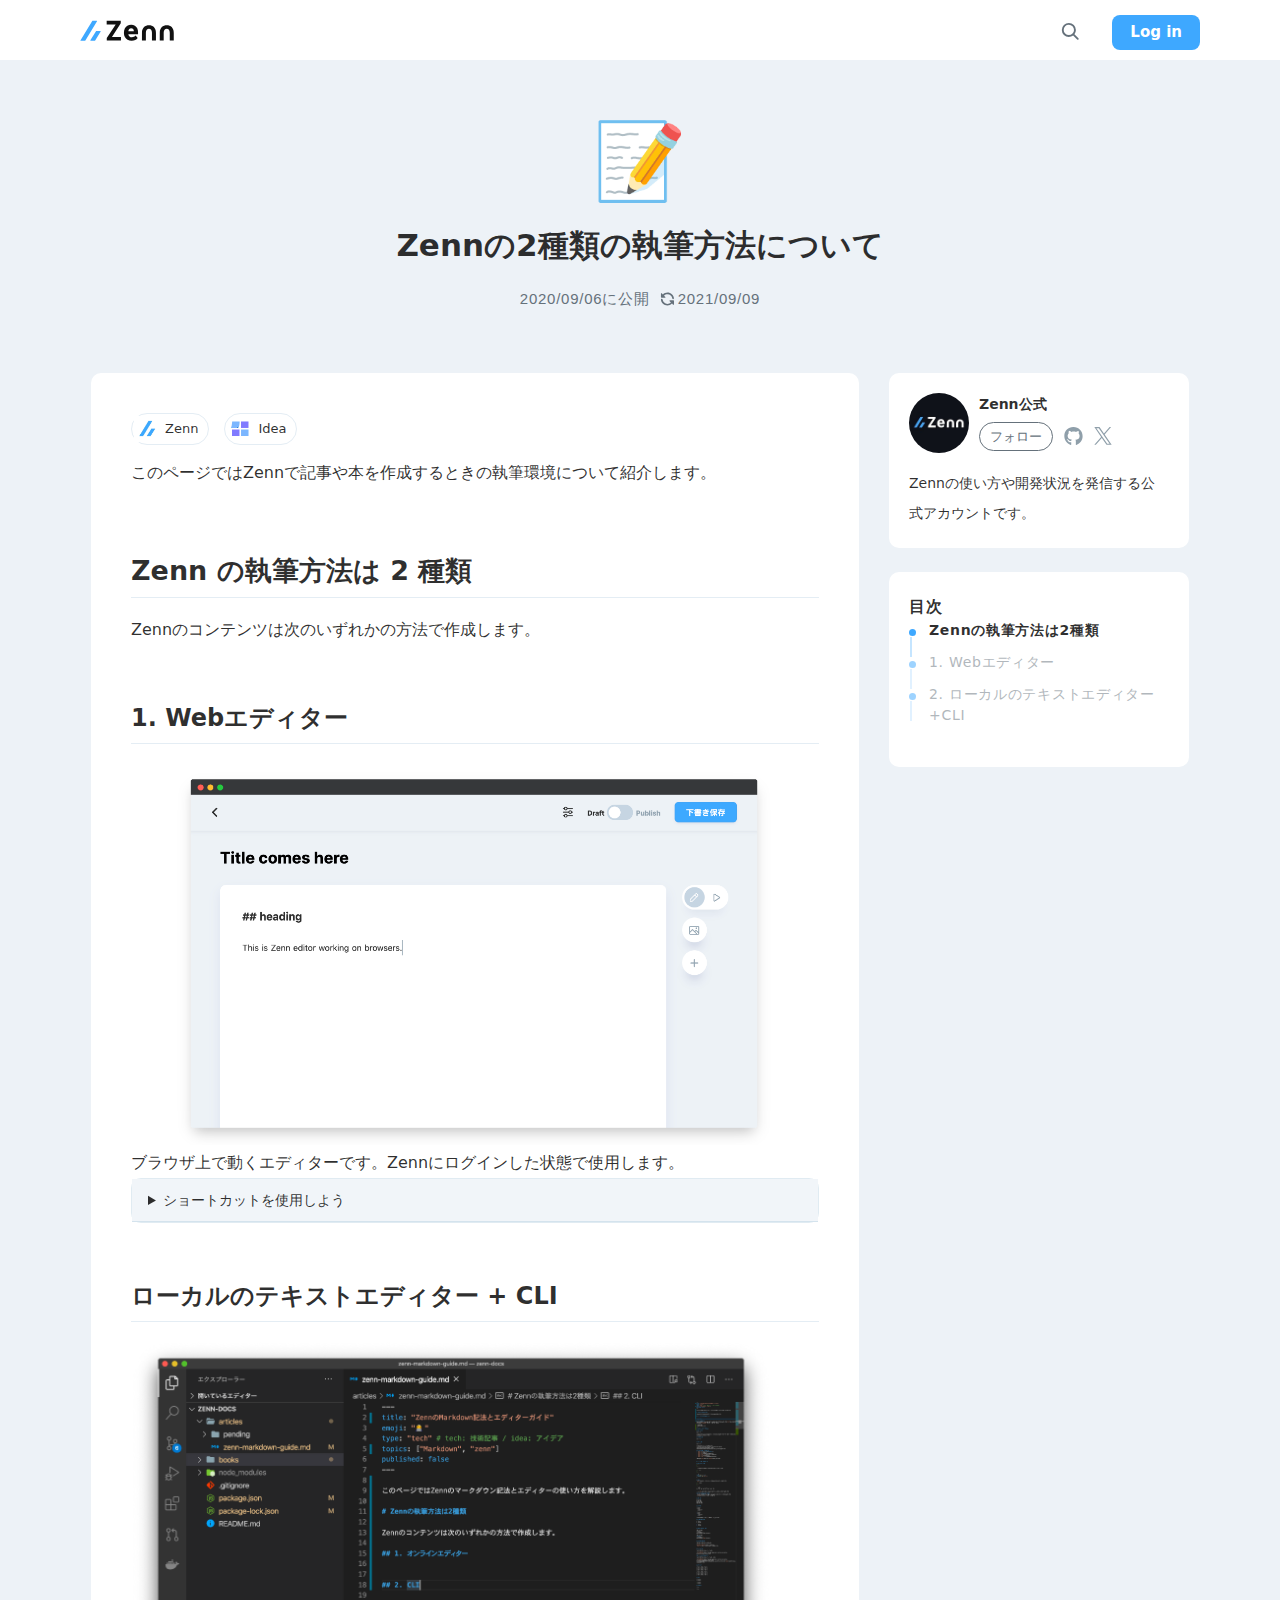
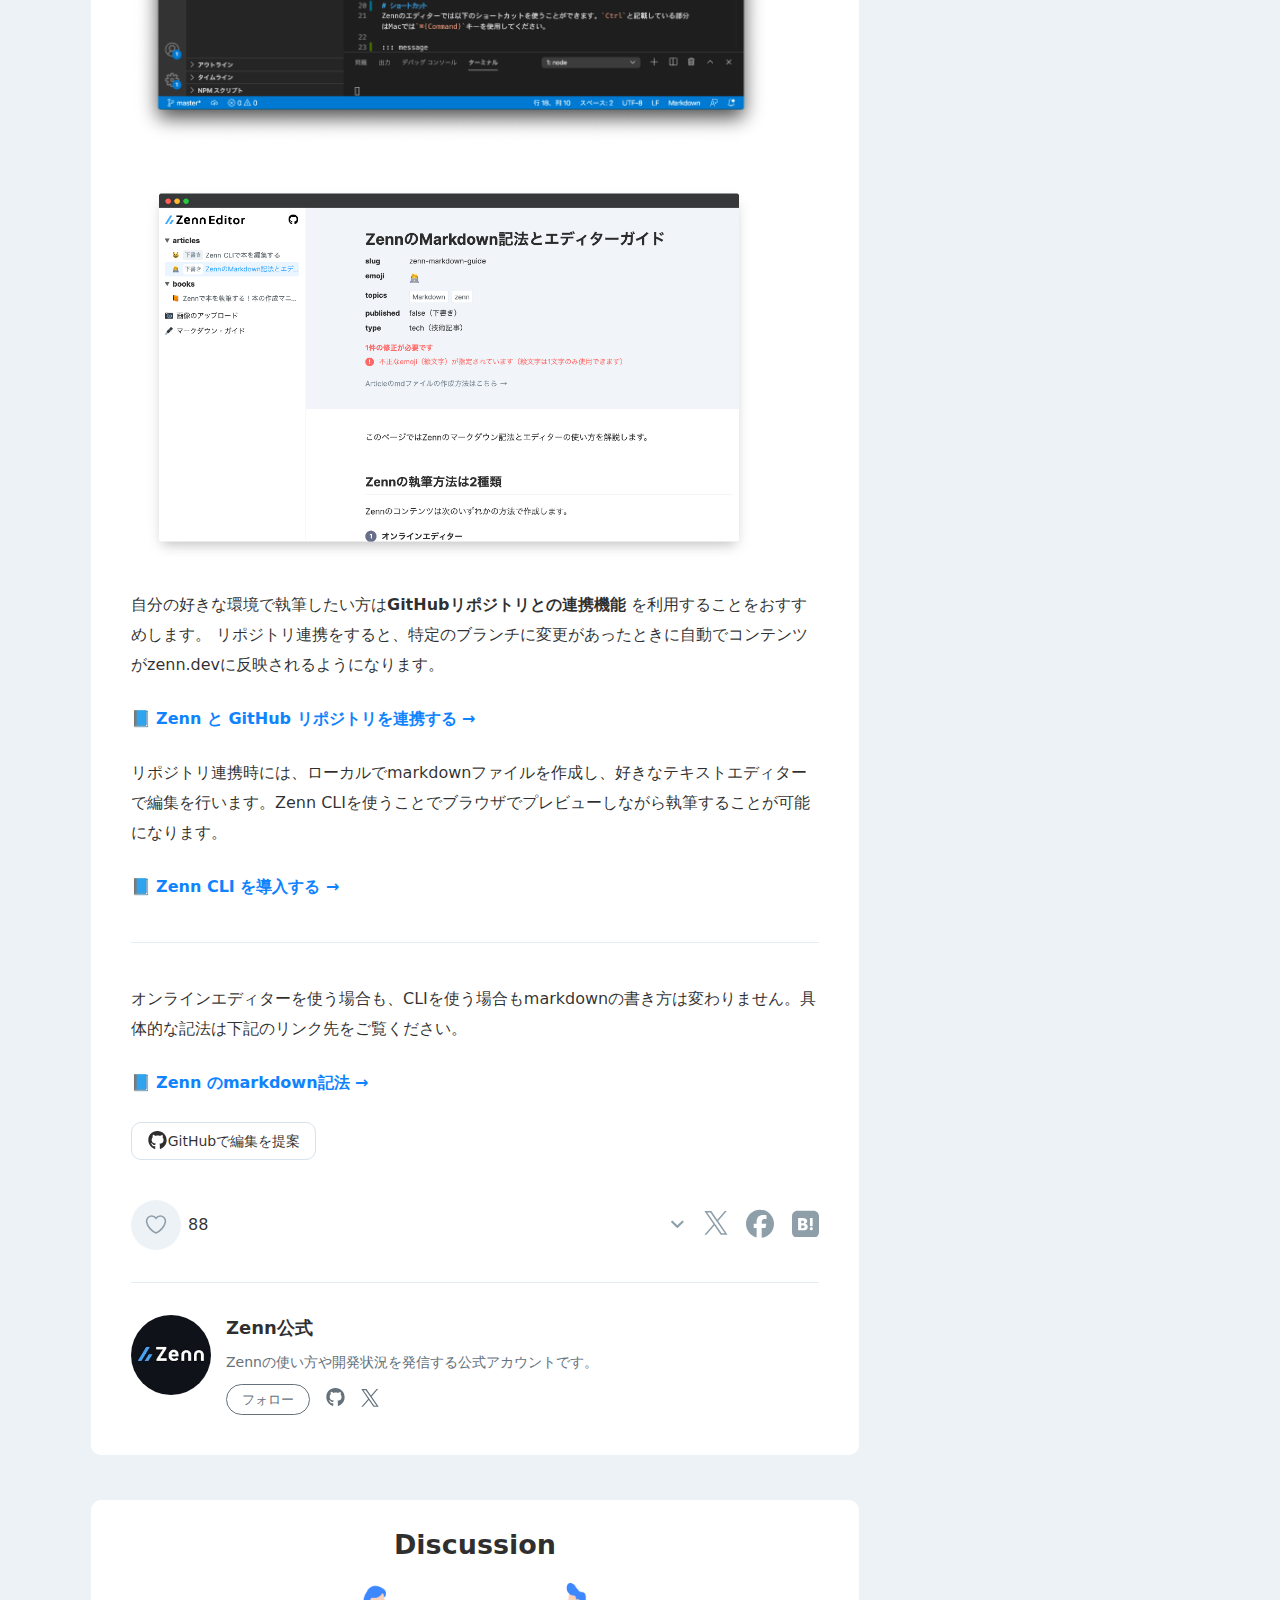
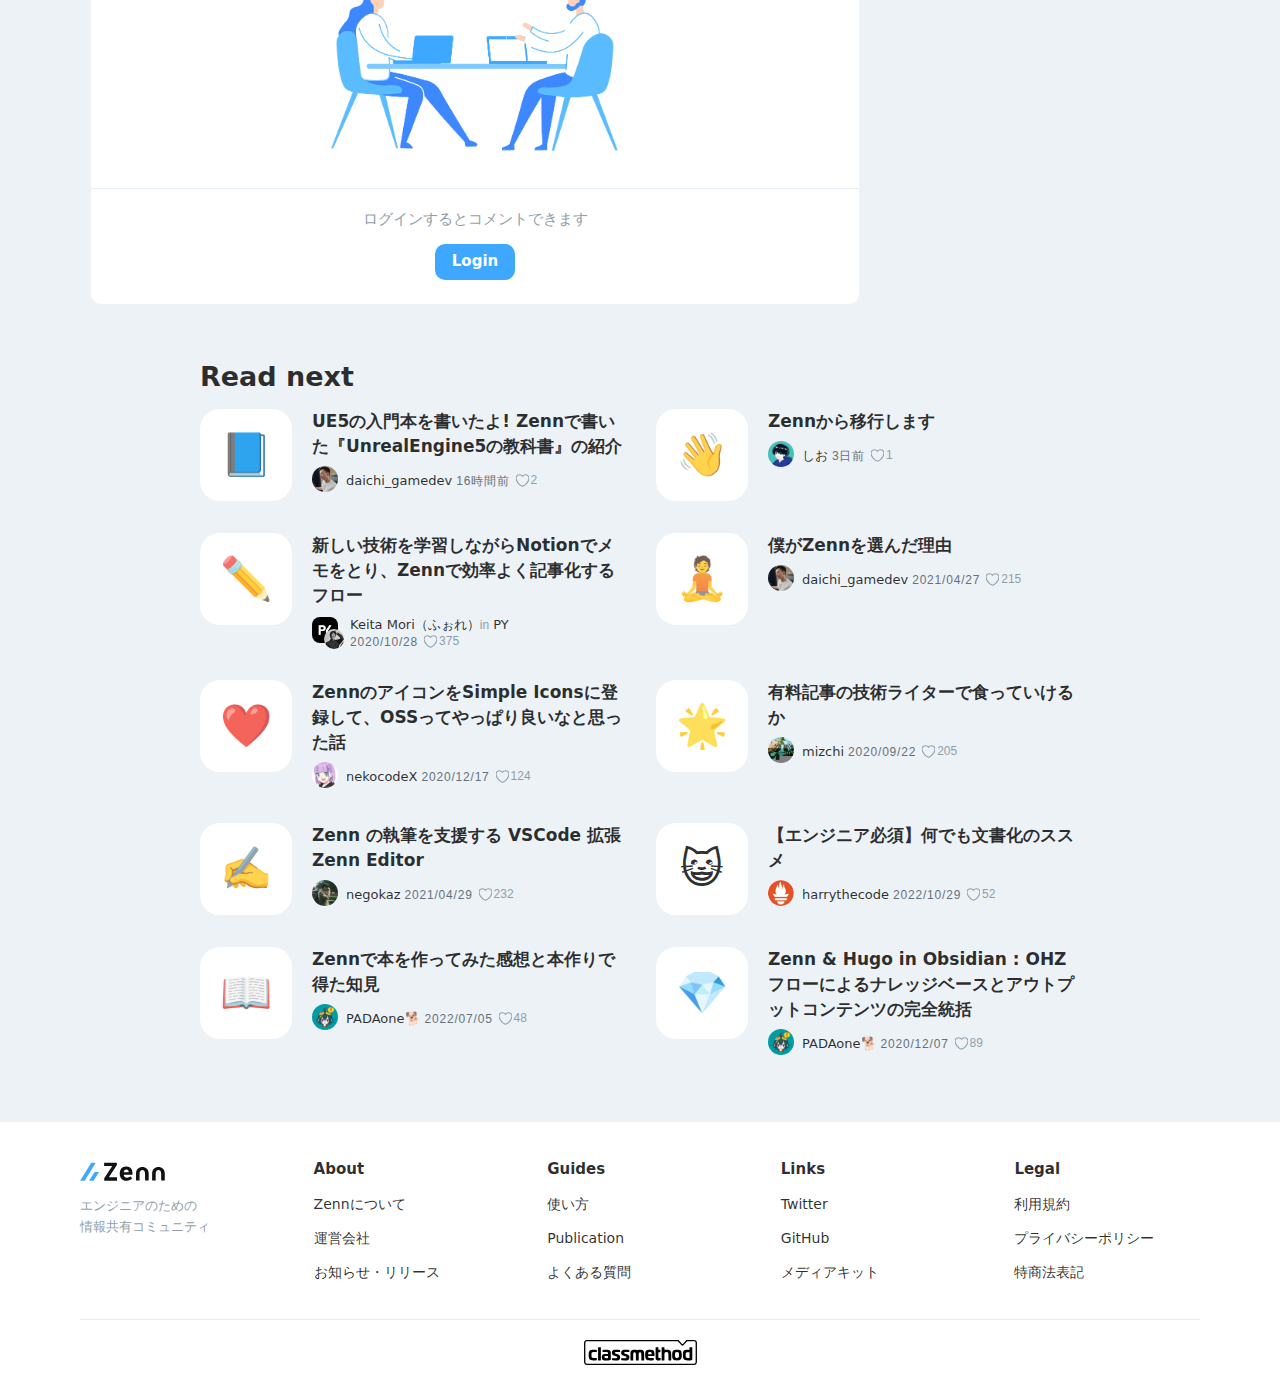
<file: html_css_output_advaced/index.html>
<!DOCTYPE html>
<html lang="ja">
  <head>
    <meta charset="UTF-8" />
    <meta name="viewport" content="width=device-width, initial-scale=1.0" />
    <title>Zenn模写コーディング</title>
    <link rel="stylesheet" href="css/reset.css" />
    <link rel="stylesheet" href="css/style.css" />
  </head>

  <body>
    <svg style="display: none">
      <symbol id="search_icon" viewBox="0 0 27 27">
        <!-- prettier-ignore -->
        <path d="M11.56,3.43a8.26,8.26,0,0,0,0,16.52,8.18,8.18,0,0,0,5-1.72l4.7,4.7a1.1,1.1,0,0,0,1.56,0,1.09,1.09,0,0,0,0-1.55l0,0-4.7-4.7a8.18,8.18,0,0,0,1.72-5A8.28,8.28,0,0,0,11.56,3.43Zm0,2.2A6.06,6.06,0,1,1,5.5,11.69,6,6,0,0,1,11.56,5.63Z"></path>
      </symbol>
      <symbol id="update_icon" viewBox="0 0 24 24">
        <!-- prettier-ignore -->
        <path d="M2.9,10H8c0.2,0,0.4-0.1,0.6-0.3c0.3-0.3,0.3-0.7,0-1.1l-2.2-2c1.5-1.5,3.5-2.3,5.6-2.3c4,0,7.2,2.9,7.7,6.8 c0.1,0.7,0.7,1.1,1.4,1.1l0.1,0c0.8-0.1,1.2-0.8,1.1-1.5c-0.5-5.2-5-9.1-10.3-9.1c-2.8,0-5.5,1.1-7.4,3.1L2.8,2.9 c-0.3-0.3-0.7-0.3-1.1,0C1.5,3.1,1.5,3.3,1.5,3.5v5.1C1.5,9.3,2.1,10,2.9,10z"></path>
        <!-- prettier-ignore -->
        <path d="M21.1,14H16c-0.2,0-0.4,0.1-0.6,0.3c-0.3,0.3-0.3,0.7,0,1.1l2.1,2.1c-1.5,1.5-3.5,2.3-5.6,2.3c-4,0-7.2-2.9-7.7-6.9 c-0.2-0.7-0.9-1.3-1.6-1.2c-0.8,0.1-1.2,0.8-1.1,1.5c0.5,5.2,5,9.1,10.3,9.1c2.8,0,5.5-1.1,7.4-3.1l1.8,1.8c0.3,0.3,0.7,0.3,1.1,0 c0.1-0.1,0.3-0.3,0.3-0.6v-5.1C22.5,14.7,21.9,14,21.1,14z"></path>
      </symbol>
      <symbol id="good_icon" viewBox="0 0 36 36">
        <!-- prettier-ignore -->
        <path d="M35.885 11.833c0-5.45-4.418-9.868-9.867-9.868-3.308 0-6.227 1.633-8.018 4.129-1.791-2.496-4.71-4.129-8.017-4.129-5.45 0-9.868 4.417-9.868 9.868 0 .772.098 1.52.266 2.241C1.751 22.587 11.216 31.568 18 34.034c6.783-2.466 16.249-11.447 17.617-19.959.17-.721.268-1.469.268-2.242z"/>
      </symbol>
      <symbol id="x_icon" viewBox="0 0 27 28">
        <!-- prettier-ignore -->
        <path d="M16.0687 11.7356L26.12 0H23.7382L15.0106 10.1899L8.03988 0H0L10.5411 15.4089L0 27.7155H2.38199L11.5985 16.9546L18.9601 27.7155H27L16.0681 11.7356H16.0687ZM12.8062 15.5447L11.7382 14.0103L3.24025 1.80106H6.89884L13.7568 11.6543L14.8248 13.1887L23.7393 25.9963H20.0807L12.8062 15.5452V15.5447Z" fill="currentColor"></path>
      </symbol>
      <symbol id="facebook_icon" viewBox="0 0 28 29">
        <!-- prettier-ignore -->
        <path d="M28 14.7812C28 7.02084 21.7319 0.729736 14 0.729736C6.26808 0.729736 0 7.02084 0 14.7812C0 21.3707 4.52032 26.9002 10.6182 28.4189V19.0753H7.73136V14.7812H10.6182V12.9309C10.6182 8.14833 12.7747 5.93158 17.453 5.93158C18.34 5.93158 19.8705 6.10637 20.4966 6.28061V10.1729C20.1662 10.138 19.5922 10.1206 18.8793 10.1206C16.5838 10.1206 15.6968 10.9935 15.6968 13.2625V14.7812H20.2698L19.4841 19.0753H15.6968V28.7297C22.629 27.8895 28.0006 21.9654 28.0006 14.7812H28Z" fill="currentColor"></path>
      </symbol>
      <symbol id="hatena-blog_icon" viewBox="0 0 27 27">
        <!-- prettier-ignore -->
        <path fill-rule="evenodd" clip-rule="evenodd" d="M5.4999 0.729736H21.5001C24.5376 0.729736 27 3.19213 27 6.22964V22.2298C27 25.2673 24.5376 27.7297 21.5001 27.7297H5.4999C2.46239 27.7297 0 25.2673 0 22.2298V6.22964C0 3.19213 2.46239 0.729736 5.4999 0.729736ZM12.98 13.7472C13.8521 13.8136 14.5319 14.1209 15.0212 14.6673V14.6679C15.512 15.2127 15.7572 15.9444 15.7572 16.8543C15.7572 17.5126 15.62 18.0877 15.3436 18.5867C15.0692 19.084 14.6756 19.4712 14.1604 19.7433C13.7441 19.9658 13.2289 20.1278 12.6155 20.2245C12.001 20.3179 10.9966 20.3665 9.6039 20.3665H6.13656V8.09392H9.50184C10.8859 8.09392 11.8503 8.13875 12.4016 8.22623C12.9503 8.31695 13.4206 8.4703 13.8164 8.68792C14.269 8.93902 14.6129 9.27437 14.8527 9.69341C15.0865 10.1151 15.2069 10.6028 15.2069 11.1546C15.2069 11.8512 15.0309 12.4053 14.6761 12.813C14.3197 13.2261 13.756 13.5355 12.98 13.7472ZM9.96192 10.8144H9.24372H9.24318V13.2768H9.91116C10.7352 13.2768 11.2984 13.1856 11.6073 13.0058C11.9124 12.8227 12.0663 12.5273 12.0663 12.0667C12.0663 11.6061 11.9216 11.2821 11.6375 11.0947C11.3497 10.9084 10.7919 10.8144 9.96192 10.8144ZM10.4128 18.1514C11.2028 18.1514 11.7661 18.0531 12.0928 17.8523V17.8528C12.4227 17.653 12.5863 17.3209 12.5863 16.8581C12.5863 16.3408 12.4367 15.9806 12.1338 15.7765C11.8357 15.5724 11.2747 15.4703 10.463 15.4703H9.24372V18.1514H10.4128ZM19.3093 17.257C18.4502 17.257 17.7547 17.9525 17.7547 18.8111C17.7547 19.6697 18.4507 20.3658 19.3093 20.3658C20.1679 20.3658 20.8634 19.6697 20.8634 18.8111C20.8634 17.9525 20.1668 17.257 19.3093 17.257ZM17.9593 8.09318H20.6593V16.2753H17.9593V8.09318Z" fill="currentColor"></path>
      </symbol>
      <symbol id="github_icon" viewBox="0 0 27 27">
        <!-- prettier-ignore -->
        <path fill="currentColor" d="M13.4,1.2C7,1,1.8,6,1.7,12.4c0,0.1,0,0.4,0,0.5c0,5.1,3.2,9.8,8.2,11.5c0.6,0.1,0.7-0.2,0.7-0.6s0-1.8,0-2.9 c0,0-3.3,0.6-4-1.5c0,0-0.6-1.3-1.3-1.8c0,0-1.1-0.7,0.1-0.7c0.7,0.1,1.5,0.6,1.8,1.2c0.6,1.2,2.2,1.7,3.4,1h0.1 c0.1-0.6,0.4-1.2,0.7-1.6C8.7,17.1,6,16.9,6,12.3c0-1.1,0.5-2.1,1.2-2.8c0-1.1,0-2.2,0.3-3.2c1-0.4,3.3,1.3,3.3,1.3c2-0.6,4-0.6,6,0 c0,0,2.2-1.6,3.2-1.2c0.5,1,0.5,2.2,0.1,3.2c0.7,0.7,1.2,1.8,1.2,2.8c0,4.5-2.8,5-5.5,5.2c0.6,0.6,0.9,1.3,0.7,2.2c0,1.7,0,3.5,0,4 s0.2,0.6,0.7,0.6c4.9-1.7,8.2-6.2,8-11.5c0.1-6.4-5.1-11.6-11.6-11.6C13.5,1.2,13.4,1.2,13.4,1.2z"></path>
      </symbol>
      <symbol id="other_icon" viewBox="0 0 27 27">
        <!-- prettier-ignore -->
        <path fill="currentColor" d="M12.74,20.53,3.48,11.35a.75.75,0,0,1,0-1.07L4.71,9.05a.75.75,0,0,1,1.07,0l7.49,7.41,7.49-7.41a.74.74,0,0,1,1.06,0l1.24,1.23a.77.77,0,0,1,0,1.07L13.8,20.53A.74.74,0,0,1,12.74,20.53Z"></path>
      </symbol>
      <symbol id="outline_icon" viewBox="0 0 27 27">
        <!-- prettier-ignore -->
        <path fill="currentColor" d="M12.74,20.53,3.48,11.35a.75.75,0,0,1,0-1.07L4.71,9.05a.75.75,0,0,1,1.07,0l7.49,7.41,7.49-7.41a.74.74,0,0,1,1.06,0l1.24,1.23a.77.77,0,0,1,0,1.07L13.8,20.53A.74.74,0,0,1,12.74,20.53Z"></path>
      </symbol>
    </svg>

    <header>
      <div class="header_container">
        <a href="#"><img class="logo" src="svg/Zenn_logo.svg" alt="ロゴ" /></a>
        <div class="header_right">
          <a href="#">
            <svg style="width: 23px; height: 23px">
              <use class="search_icon" href="#search_icon" />
            </svg>
          </a>
          <a class="login" href="#">Log in</a>
        </div>
      </div>
      <hr />
      <div class="hidden_header">
        <div class="header_official">
          <a href="#"><img src="images/zenn.jpeg" alt="Zennの公式アカウント" /></a>
          <a href="#">Zenn公式</a>
        </div>
        <div class="hidden_menu">
          <a class="header_outline" href="#">
            <span>目次</span>
            <svg style="width: 13px; height: 13px">
              <use class="outline_icon" href="#outline_icon" />
            </svg>
          </a>
          <a href="#">
            <div class="good_btn">
              <svg style="width: 22px; height: 19px">
                <use class="good_icon" href="#good_icon" />
              </svg>
            </div>
          </a>
        </div>
      </div>
    </header>

    <main>
      <header>
        <span class="title_icon">📝</span>
        <h2>Zennの2種類の執筆方法について</h2>
        <div class="date">
          <span>2020/09/06に公開</span>
          <span class="update_date">
            <svg style="width: 15px; height: 20px">
              <use class="update_icon" href="#update_icon" />
            </svg>
            2021/09/09
          </span>
        </div>
      </header>

      <section class="main_contents">
        <aside class="aside_left">
          <div class="good">
            <a href="#">
              <div class="good_btn">
                <svg style="width: 22px; height: 19px">
                  <use class="good_icon" href="#good_icon" />
                </svg>
              </div>
            </a>
            <span>88</span>
          </div>
          <div class="SNS">
            <a href="#">
              <svg style="width: 24px; height: 24px">
                <use class="x_icon SNS_icon" href="#x_icon" />
              </svg>
            </a>
            <a href="#">
              <svg style="width: 28px; height: 29px">
                <use class="facebook_icon SNS_icon" href="#facebook_icon" />
              </svg>
            </a>
            <a href="#">
              <svg style="width: 27px; height: 27px">
                <use class="hatena-blog_icon SNS_icon" href="#hatena-blog_icon" />
              </svg>
            </a>
          </div>
        </aside>

        <article class="container">
          <div class="article">
            <div class="zenn_and_idea">
              <a href="#">
                <img class="zenn_icon" src="images/zenn_icon.png" alt="Zennの記事一覧" />
                <span>Zenn</span>
              </a>
              <a href="#">
                <img src="svg/idea_icon.svg" alt="Ideaのアイコン" />
                <span>Idea</span>
              </a>
            </div>
            <p class="header_text">このページではZennで記事や本を作成するときの執筆環境について紹介します。</p>
            <h1>Zenn の執筆方法は 2 種類</h1>
            <p>Zennのコンテンツは次のいずれかの方法で作成します。</p>
            <h2 class="outline_text">1. Webエディター</h2>
            <img class="web_editor main_photo" src="images/web_editor.png" alt="Webエディターの写真" />
            <p>ブラウザ上で動くエディターです。Zennにログインした状態で使用します。</p>
            <details class="accordion">
              <summary>ショートカットを使用しよう</summary>
              <div class="summary_wrap">
                <p class="text">オンラインのmarkdownエディターでは、以下のショートカットを使用できます。</p>
                <ul>
                  <li>
                    <span>Ctrl + P（プレビュー）</span>：markdownがどのように表示されるかをチェックできます。
                    もう一度ショートカットを実行すると、エディターに戻ります。
                  </li>
                  <li><span>Ctrl + S（内容の保存）</span>：変更内容を保存します。</li>
                  <li>
                    <span>Ctrl + I（埋め込み）</span>：ツイートや YouTube、CodePen、SpeakerDeck
                    などの埋め込みコンテンツを挿入するためのモーダルが表示されます。
                  </li>
                </ul>
                <p class="annotation">※ Mac の場合は<span>Ctrl</span>の代わりに<span>⌘</span>キーを使用します。</p>
              </div>
            </details>
            <h2 class="outline_text">ローカルのテキストエディター + CLI</h2>
            <img class="main_photo1" src="images/local_editor1.png" alt="ローカルエディターの写真1" />
            <img class="main_photo2" src="images/local_editor2.png" alt="ローカルエディターの写真2" />
            <p>
              自分の好きな環境で執筆したい方は<span class="bold">GitHubリポジトリとの連携機能</span>
              を利用することをおすすめします。
              リポジトリ連携をすると、特定のブランチに変更があったときに自動でコンテンツがzenn.devに反映されるようになります。
            </p>
            <p class="link_text">📘 <a class="bold" href="#">Zenn と GitHub リポジトリを連携する →</a></p>
            <p>
              リポジトリ連携時には、ローカルでmarkdownファイルを作成し、好きなテキストエディターで編集を行います。Zenn
              CLIを使うことでブラウザでプレビューしながら執筆することが可能になります。
            </p>
            <p class="link_text">📘 <a class="bold" href="#">Zenn CLI を導入する →</a></p>
            <hr />
            <p>
              オンラインエディターを使う場合も、CLIを使う場合もmarkdownの書き方は変わりません。具体的な記法は下記のリンク先をご覧ください。
            </p>
            <p class="link_text">📘 <a class="bold" href="#">Zenn のmarkdown記法 →</a></p>
            <a class="github_btn" href="#">
              <svg style="width: 21px; height: 21px">
                <use class="github_icon" href="#github_icon" />
              </svg>
              <span>GitHubで編集を提案</span>
            </a>
            <div class="good_and_SNS">
              <div class="good">
                <a href="#">
                  <div class="good_btn">
                    <svg style="width: 22px; height: 19px">
                      <use class="good_icon" href="#good_icon" />
                    </svg>
                  </div>
                </a>
                <span>88</span>
              </div>
              <div class="SNS_main">
                <a href="#">
                  <svg style="width: 17px; height: 17px">
                    <use class="other_icon SNS_icon" href="#other_icon" />
                  </svg>
                </a>
                <a href="#">
                  <svg style="width: 24px; height: 24px">
                    <use class="x_icon SNS_icon" href="#x_icon" />
                  </svg>
                </a>
                <a href="#">
                  <svg style="width: 28px; height: 29px">
                    <use class="facebook_icon SNS_icon" href="#facebook_icon" />
                  </svg>
                </a>
                <a href="#">
                  <svg style="width: 27px; height: 27px">
                    <use class="hatena-blog_icon SNS_icon" href="#hatena-blog_icon" />
                  </svg>
                </a>
              </div>
            </div>
            <aside class="official_info_footer">
              <a href="#">
                <img src="images/zenn.jpeg" alt="Zennの公式アカウント" />
              </a>
              <div class="wrapper">
                <a href="#"><p class="title">Zenn公式</p></a>
                <p class="text">Zennの使い方や開発状況を発信する公式アカウントです。</p>
                <div class="follow_items">
                  <a class="follow_btn" href="#">フォロー</a>
                  <a href="#">
                    <svg style="width: 21px; height: 21px">
                      <use class="github_icon SNS_icon" href="#github_icon" />
                    </svg>
                  </a>
                  <a href="#">
                    <svg style="width: 18px; height: 18px">
                      <use class="x_icon SNS_icon" href="#x_icon" />
                    </svg>
                  </a>
                </div>
              </div>
            </aside>
          </div>
          <article class="disucussion_container">
            <h2>Discussion</h2>
            <img src="images/discussion.png" alt="ディスカッションしている画像" />
            <hr />
            <p>ログインするとコメントできます</p>
            <a href="#">Login</a>
          </article>
        </article>

        <aside class="aside-right">
          <article class="official_info">
            <figure>
              <img src="images/zenn.jpeg" alt="Zennの公式アカウント" />
              <p>Zenn公式</p>
              <div class="follow_items">
                <a class="follow_btn" href="#">フォロー</a>
                <svg style="width: 21px; height: 21px">
                  <use class="github_icon SNS_icon" href="#github_icon" />
                </svg>
                <svg style="width: 18px; height: 18px">
                  <use class="x_icon SNS_icon" href="#x_icon" />
                </svg>
              </div>
            </figure>
            <p>Zennの使い方や開発状況を発信する公<br />式アカウントです。</p>
          </article>
          <article class="outline">
            <h2>目次</h2>
            <ul>
              <li><a href="#">Zennの執筆方法は2種類</a></li>
              <li class="no_selected"><a href="#">1. Webエディター</a></li>
              <li class="no_selected"><a href="#">2. ローカルのテキストエディター+CLI</a></li>
            </ul>
          </article>
        </aside>
      </section>

      <section class="read_next_container">
        <h1>Read next</h1>
        <div class="read_next_articles">
          <div class="read_next_article">
            <a class="article_icon" href="#"><span>📘</span></a>
            <div class="contents">
              <h2><a href="#">UE5の入門本を書いたよ! Zennで書いた『UnrealEngine5の教科書』の紹介</a></h2>
              <div class="update_info">
                <a href="#"><img src="images/user1_and_user4.jpeg" alt="ユーザーアイコン" /></a>
                <a class="user_name" href="#">daichi_gamedev</a>
                <span class="update_date">16時間前</span>
                <span class="good">
                  <svg style="width: 13px; height: 13px">
                    <use class="good_icon SNS_icon" href="#good_icon" />
                  </svg>
                  2
                </span>
              </div>
            </div>
          </div>
          <div class="read_next_article">
            <a class="article_icon" href="#"><span>👋</span></a>
            <div class="contents">
              <h2><a href="#">Zennから移行します</a></h2>
              <div class="update_info">
                <a href="#"><img src="images/user2.jpeg" alt="ユーザーアイコン" /></a>
                <a class="user_name" href="#">しお</a>
                <span class="update_date">3日前</span>
                <span class="good">
                  <svg style="width: 13px; height: 13px">
                    <use class="good_icon SNS_icon" href="#good_icon" />
                  </svg>
                  1
                </span>
              </div>
            </div>
          </div>
          <div class="read_next_article">
            <a class="article_icon" href="#"><span>✏️</span></a>
            <div class="contents">
              <h2><a href="#">新しい技術を学習しながらNotionでメモをとり、Zennで効率よく記事化するフロー</a></h2>
              <div class="update_info">
                <div class="users">
                  <img class="user1" src="images/user3_1.png" alt="ユーザーアイコン" />
                  <img class="user2" src="images/user3_2.jpg" alt="ユーザーアイコン" />
                </div>
                <div>
                  <a class="user_name" href="#">Keita Mori（ふぉれ）<span>in</span> PY</a><br />
                  <div class="flex">
                    <span class="update_date">2020/10/28</span>
                    <span class="good">
                      <svg style="width: 13px; height: 13px">
                        <use class="good_icon SNS_icon" href="#good_icon" />
                      </svg>
                      375
                    </span>
                  </div>
                </div>
              </div>
            </div>
          </div>
          <div class="read_next_article">
            <a class="article_icon" href="#"><span>🧘</span></a>
            <div class="contents">
              <h2><a href="#">僕がZennを選んだ理由</a></h2>
              <div class="update_info">
                <a href="#"><img src="images/user1_and_user4.jpeg" alt="ユーザーアイコン" /></a>
                <a class="user_name" href="#">daichi_gamedev</a>
                <span class="update_date">2021/04/27</span>
                <span class="good">
                  <svg style="width: 13px; height: 13px">
                    <use class="good_icon SNS_icon" href="#good_icon" />
                  </svg>
                  215
                </span>
              </div>
            </div>
          </div>
          <div class="read_next_article">
            <a class="article_icon" href="#"><span>❤️</span></a>
            <div class="contents">
              <h2><a href="#">ZennのアイコンをSimple Iconsに登録して、OSSってやっぱり良いなと思った話</a></h2>
              <div class="update_info">
                <a href="#"><img src="images/user5.jpeg" alt="ユーザーアイコン" /></a>
                <a class="user_name" href="#">nekocodeX</a>
                <span class="update_date">2020/12/17</span>
                <span class="good">
                  <svg style="width: 13px; height: 13px">
                    <use class="good_icon SNS_icon" href="#good_icon" />
                  </svg>
                  124
                </span>
              </div>
            </div>
          </div>
          <div class="read_next_article">
            <a class="article_icon" href="#"><span>🌟</span></a>
            <div class="contents">
              <h2><a href="#">有料記事の技術ライターで食っていけるか</a></h2>
              <div class="update_info">
                <a href="#"><img src="images/user6.jpg" alt="ユーザーアイコン" /></a>
                <a class="user_name" href="#">mizchi</a>
                <span class="update_date">2020/09/22</span>
                <span class="good">
                  <svg style="width: 13px; height: 13px">
                    <use class="good_icon SNS_icon" href="#good_icon" />
                  </svg>
                  205
                </span>
              </div>
            </div>
          </div>
          <div class="read_next_article">
            <a class="article_icon" href="#"><span>✍️</span></a>
            <div class="contents">
              <h2><a href="#">Zenn の執筆を支援する VSCode 拡張 Zenn Editor</a></h2>
              <div class="update_info">
                <a href="#"><img src="images/user7.jpeg" alt="ユーザーアイコン" /></a>
                <a class="user_name" href="#">negokaz</a>
                <span class="update_date">2021/04/29</span>
                <span class="good">
                  <svg style="width: 13px; height: 13px">
                    <use class="good_icon SNS_icon" href="#good_icon" />
                  </svg>
                  232
                </span>
              </div>
            </div>
          </div>
          <div class="read_next_article">
            <a class="article_icon" href="#"><span>😺</span></a>
            <div class="contents">
              <h2><a href="#">【エンジニア必須】何でも文書化のススメ</a></h2>
              <div class="update_info">
                <a href="#"><img src="images/user8.png" alt="ユーザーアイコン" /></a>
                <a class="user_name" href="#">harrythecode</a>
                <span class="update_date">2022/10/29</span>
                <span class="good">
                  <svg style="width: 13px; height: 13px">
                    <use class="good_icon SNS_icon" href="#good_icon" />
                  </svg>
                  52
                </span>
              </div>
            </div>
          </div>
          <div class="read_next_article">
            <a class="article_icon" href="#"><span>📖</span></a>
            <div class="contents">
              <h2><a href="#">Zennで本を作ってみた感想と本作りで得た知見</a></h2>
              <div class="update_info">
                <a href="#"><img src="images/user9_and_10.jpeg" alt="ユーザーアイコン" /></a>
                <a class="user_name" href="#">PADAone🐕</a>
                <span class="update_date">2022/07/05</span>
                <span class="good">
                  <svg style="width: 13px; height: 13px">
                    <use class="good_icon SNS_icon" href="#good_icon" />
                  </svg>
                  48
                </span>
              </div>
            </div>
          </div>
          <div class="read_next_article">
            <a class="article_icon" href="#"><span>💎</span></a>
            <div class="contents">
              <h2>
                <a href="#"
                  >Zenn & Hugo in Obsidian : OHZフローによるナレッジベースとアウトプットコンテンツの完全統括</a
                >
              </h2>
              <div class="update_info">
                <a href="#"><img src="images/user9_and_10.jpeg" alt="ユーザーアイコン" /></a>
                <a class="user_name" href="#">PADAone🐕</a>
                <span class="update_date">2020/12/07</span>
                <span class="good">
                  <svg style="width: 13px; height: 13px">
                    <use class="good_icon SNS_icon" href="#good_icon" />
                  </svg>
                  89
                </span>
              </div>
            </div>
          </div>
        </div>
      </section>

      <footer>
        <div class="container">
          <div class="footer_logo">
            <a href="#"><img src="svg/Zenn_logo.svg" alt="ロゴ" /></a>
            <p>エンジニアのための<br class="br" />情報共有コミュニティ</p>
          </div>
          <div class="footer_menu">
            <h3>About</h3>
            <a href="#">Zennについて</a>
            <a href="#">運営会社</a>
            <a href="#">お知らせ・リリース</a>
          </div>
          <div class="footer_menu">
            <h3>Guides</h3>
            <a href="#">使い方</a>
            <a href="#">Publication</a>
            <a href="#">よくある質問</a>
          </div>
          <div class="footer_menu">
            <h3>Links</h3>
            <a href="#">Twitter</a>
            <a href="#">GitHub</a>
            <a href="#">メディアキット</a>
          </div>
          <div class="footer_menu">
            <h3>Legal</h3>
            <a href="#">利用規約</a>
            <a href="#">プライバシーポリシー</a>
            <a href="#">特商法表記</a>
          </div>
        </div>
        <figure class="classmethod">
          <img src="svg/classmethod-logo-small.svg" alt="企業ロゴ" />
        </figure>
      </footer>
    </main>
  </body>
</html>
</file>
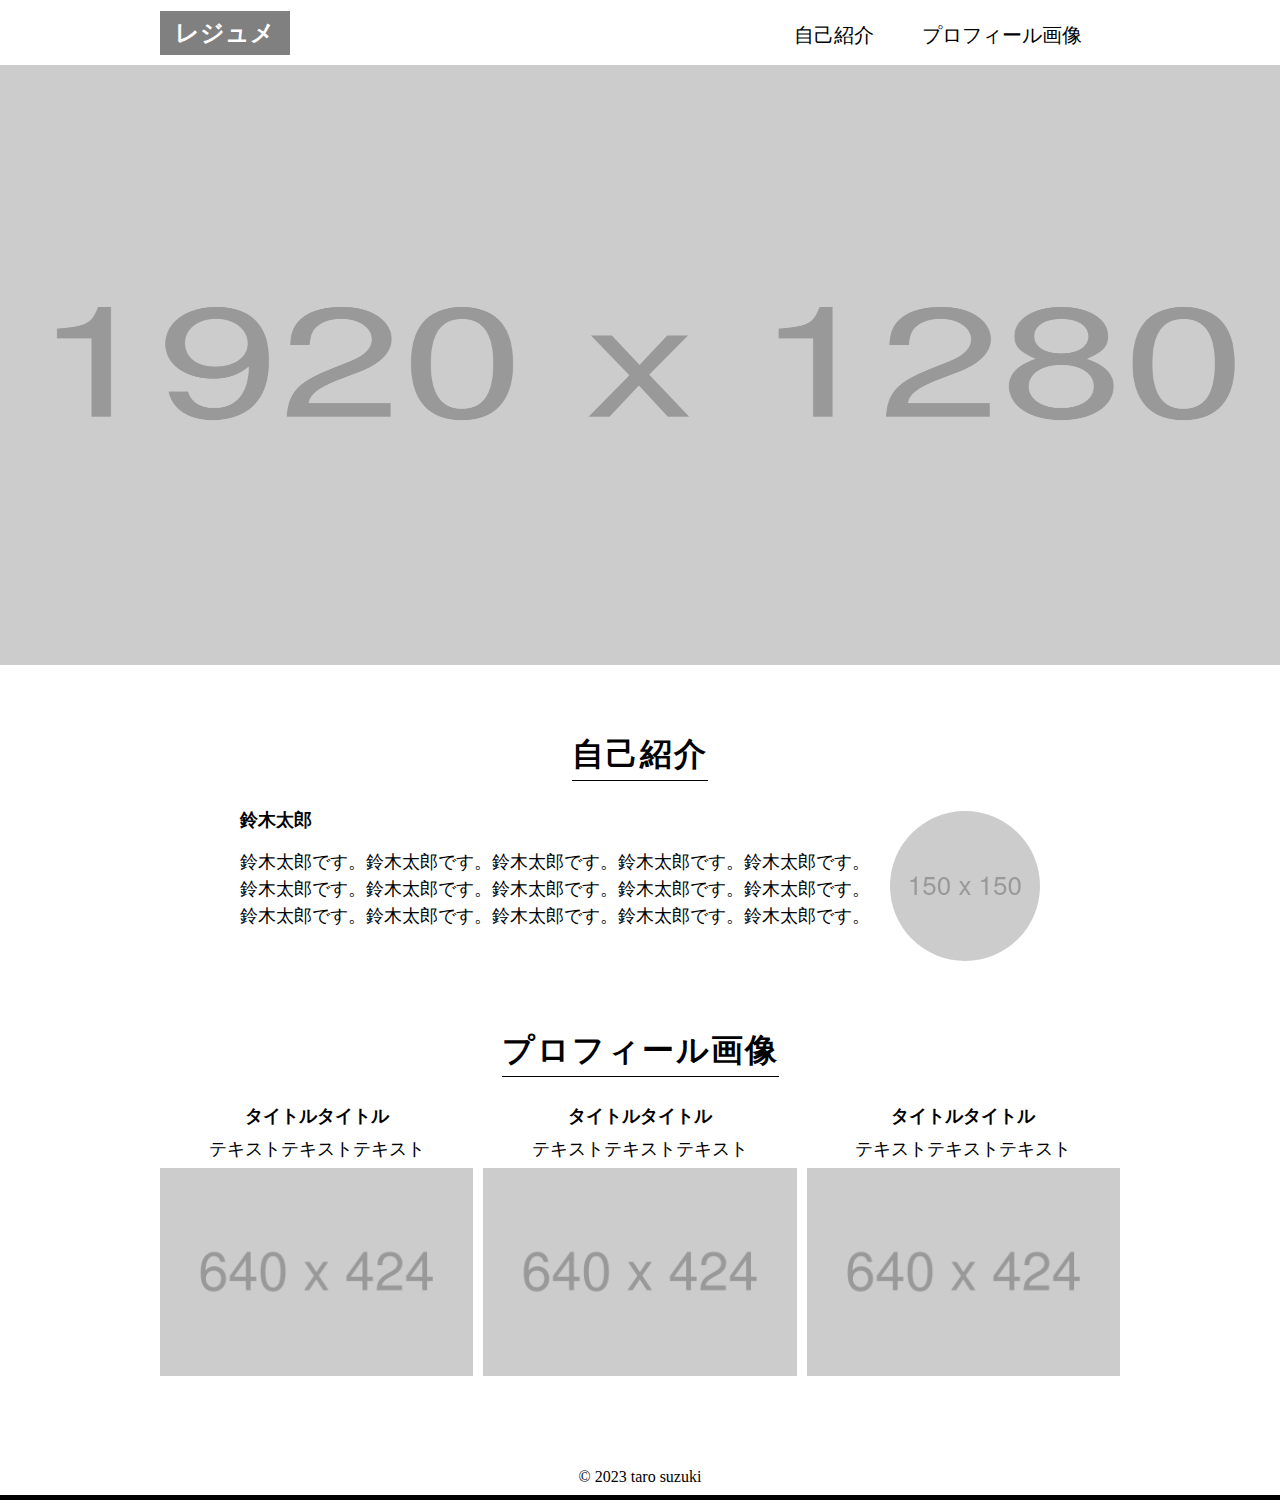
<file: html_css_output_beginner/index.html>
<!DOCTYPE html>
<html lang="ja">
  <head>
    <meta charset="UTF-8" />
    <meta name="viewport" content="width=device-width, initial-scale=1.0" />
    <link rel="stylesheet" href="css/reset.css" />
    <link rel="stylesheet" href="css/style.css" />
    <title>Document</title>
  </head>
  <body>
    <div class="container">
      <header>
        <div class="selected">レジュメ</div>
        <ul>
          <li class="not-selected">自己紹介</li>
          <li class="not-selected">プロフィール画像</li>
        </ul>
      </header>
      <div class="main_photo">
        <img src="images/1920x1280.png" alt="メインビジュアル" />
      </div>
      <div class="contents">
        <h2>自己紹介</h2>
        <article class="self-introduction">
          <div class="introduction_text">
            <p class="title">鈴木太郎</p>
            <p class="explanation">
              鈴木太郎です。鈴木太郎です。鈴木太郎です。鈴木太郎です。鈴木太郎です。<br />
              鈴木太郎です。鈴木太郎です。鈴木太郎です。鈴木太郎です。鈴木太郎です。<br />
              鈴木太郎です。鈴木太郎です。鈴木太郎です。鈴木太郎です。鈴木太郎です。
            </p>
          </div>
          <figure class="user_icon">
            <img src="images/150x150.png" alt="ユーザーアイコン" />
          </figure>
        </article>
        <h2>プロフィール画像</h2>
        <section class="profile_images">
          <article class="profile_image">
            <p class="title">タイトルタイトル</p>
            <p class="profile_text">テキストテキストテキスト</p>
            <figure class="profile_photo">
              <img src="images/640x424.png" alt="プロフィール画像" />
            </figure>
          </article>
          <article class="profile_image">
            <p class="title">タイトルタイトル</p>
            <p class="profile_text">テキストテキストテキスト</p>
            <figure class="profile_photo">
              <img src="images/640x424.png" alt="プロフィール画像" />
            </figure>
          </article>
          <article class="profile_image">
            <p class="title">タイトルタイトル</p>
            <p class="profile_text">テキストテキストテキスト</p>
            <figure class="profile_photo">
              <img src="images/640x424.png" alt="プロフィール画像" />
            </figure>
          </article>
        </section>
      </div>
      <footer>
        <p>&copy; 2023 taro suzuki</p>
      </footer>
    </div>
  </body>
</html>
</file>
<file: html_css_output_advaced/css/style.css>
/* PC画面の設定 */
/* prettier-ignore */
a,a:hover,a:visited {
  color: inherit;
  text-decoration: none;
}

body {
  font-family: -apple-system, "system-ui", "Hiragino Kaku Gothic ProN", "Hiragino Sans", Meiryo;
}

/* ヘッダーの設定 */
header {
  padding-bottom: 10px;
}

.header_container {
  margin: 15px auto 0 auto;
  width: 90%;
  max-width: 1120px;
  display: flex;
  justify-content: space-between;
  align-items: center;
}

header .logo {
  width: 94px;
  height: 22px;
}

.header_right {
  display: flex;
  gap: 30px;
  align-items: center;
}

.header_right .search_icon {
  fill: #65717b;
}

header .login {
  font-size: 15px;
  font-weight: 600;
  font-family: Inter, "system-ui", Arial, sans-serif;
  background-color: #3ea8ff;
  color: #fff;
  padding: 10px 18px;
  border: none;
  border-radius: 8px;
}

header hr {
  display: none;
}

.hidden_header {
  display: none;
}

.header_official {
  display: flex;
  align-items: center;
}

.header_official img {
  width: 38px;
  border-radius: 50px;
  margin-right: 8px;
}

.header_official a {
  font-size: 14px;
  font-weight: 600;
  color: rgba(0, 0, 0, 0.82);
}

.hidden_header .hidden_menu {
  display: flex;
  align-items: center;
  gap: 15px;
}

.header_outline span {
  font-size: 15px;
  color: #65717b;
}

.outline_icon {
  color: #8f9faa;
}

.hidden_header .good_btn {
  width: 38px;
  height: 38px;
  background-color: #edf2f7;
}

main {
  background-color: #edf2f7;
  display: block;
}

/* メイン　タイトルの設定 */
main header {
  text-align: center;
  padding: 60px 0 64px 0;
}

main .title_icon {
  font-size: 75px;
  line-height: 83px;
  display: block;
  padding-bottom: 19px;
}

main header h2 {
  font-size: 31px;
  line-height: 46px;
  color: rgba(0, 0, 0, 0.82);
  margin-bottom: 21px;
}

.update_icon {
  width: 30px;
}

.date {
  font-size: 15px;
  font-family: Arial, Helvetica, sans-serif;
  color: #65717b;
  line-height: 20px;
  display: flex;
  justify-content: center;
  align-items: center;
  gap: 10px;
  letter-spacing: 0.05em;
}

.date .update_date {
  display: flex;
  align-items: center;
  gap: 3px;
}

.date .update_date svg {
  fill: #65717b;
}

.main_contents {
  display: flex;
  justify-content: center;
  gap: 30px;
}

/* サイドバー（左）の設定 */
.aside_left .good {
  text-align: center;
  margin-bottom: 16px;
}

.good_btn {
  position: relative;
  width: 50px;
  height: 50px;
  background-color: #fff;
  border-radius: 50px;
  margin: 0 auto;
}

.good_btn svg {
  position: absolute;
  inset: 0;
  margin: auto;
}

.good_btn .good_icon {
  fill: transparent;
  stroke: #8f9faa;
  stroke-width: 3;
}

.aside_left .good span {
  font-family: -apple-system, "system-ui", "Hiragino Kaku Gothic ProN", "Hiragino Sans", Meiryo, sans-serif,
    "Segoe UI Emoji";
  font-size: 12px;
  line-height: 22px;
  color: #8f9faa;
}

.SNS {
  display: flex;
  flex-direction: column;
  text-align: center;
  gap: 16px;
}

.SNS_icon {
  color: #8f9faa;
}

/* サイドバー（右）の設定 */
.official_info {
  box-sizing: border-box;
  width: 300px;
  background-color: #fff;
  padding: 20px;
  margin-bottom: 24px;
  border-radius: 10px;
}

.official_info figure {
  display: grid;
  grid-template-columns: 1fr 3fr;
  margin-bottom: 15px;
}

.official_info figure img {
  grid-row: 1 / 3;
  width: 60px;
  border-radius: 50px;
  margin-right: 10px;
}

.official_info figure p {
  font-weight: 700;
  line-height: 22px;
}

.follow_items {
  display: flex;
  align-items: center;
  gap: 10px;
}

.follow_items .follow_btn {
  font-size: 13px;
  color: #65717b;
  padding: 7px 10px;
  border: 1px solid #65717b;
  border-radius: 20px;
}

.aside-right p {
  font-size: 14px;
  line-height: 24px;
  color: rgba(0, 0, 0, 0.82);
}

.outline {
  box-sizing: border-box;
  width: 300px;
  padding: 20px 20px 50px 20px;
  color: rgba(0, 0, 0, 0.82);
  background-color: #fff;
  border-radius: 10px;
}

.outline h2 {
  line-height: 29px;
  letter-spacing: 1.2px;
}

.outline li {
  position: relative;
  font-size: 14px;
  font-weight: 700;
  line-height: 21px;
  letter-spacing: 0.05em;
  margin-left: 20px;
  margin-bottom: 8px;
}

.outline li::marker {
  color: #3ea8ff;
  font-size: 22px;
}

.outline li::before {
  display: block;
  content: "";
  width: 2px;
  height: 20px;
  background-color: #3ea8ff;
  opacity: 0.3;
  position: absolute;
  top: 16px;
  left: -19px;
}

.outline li a {
  position: absolute;
  top: -0.8px;
}

.outline .no_selected {
  font-weight: 400;
  color: #65717b;
  opacity: 0.5;
}

/* メイン記事の設定 */
.main_contents {
  color: rgba(0, 0, 0, 0.82);

  /* prettier-ignore */
  p, span {
    line-height: 30px;
  }
}

.main_contents .container {
  box-sizing: border-box;
  width: 60%;
  max-width: 790px;
}

.main_contents .container .article {
  background-color: #fff;
  border-radius: 10px;
  padding: 40px;
  margin-bottom: 45px;
}

.zenn_and_idea {
  display: flex;
  gap: 15px;
  margin-bottom: 13px;
}

.zenn_and_idea a {
  display: flex;
  align-items: center;
  border: 1px solid #e4edf4;
  padding: 2px 10px 2px 2px;
  border-radius: 20px;
}

.zenn_and_idea img {
  width: 26px;
  margin-right: 5px;
}

.zenn_and_idea span {
  font-size: 13px;
  line-height: 18px;
}

.main_contents .container .header_text {
  margin-bottom: 62px;
}

.main_contents .container h1 {
  font-size: 27px;
  line-height: 41px;
  padding-bottom: 5.5px;
  border-bottom: 1px solid #5c93bb2b;
  margin-bottom: 17.5px;
}

.main_contents .outline_text {
  font-size: 24px;
  line-height: 36px;
  padding-bottom: 7px;
  border-bottom: 1px solid #5c93bb2b;
  margin: 55px 0 17.5px 0;
}

.web_editor {
  width: 99.7%;
  max-width: 708px;
}

.accordion {
  width: 99.7%;
  max-width: 708px;
  border: 1px solid #5c93bb30;
  border-radius: 10px;
}

.accordion summary {
  background-color: #f1f5f9;
  padding: 9.5px;
  padding-left: 16px;
  border-bottom: 1px solid #5c93bb30;
  font-size: 14px;
  line-height: 23px;
}

.accordion .summary_wrap {
  font-size: 15px;
  line-height: 26px;
  padding: 7.5px 13.5px;
}

.accordion ul {
  margin: 7.5px 0;
}

.accordion ul li {
  margin: 6px 0 6px 24px;
}

.accordion ul li::marker {
  color: #5e6478;
}

.accordion li span {
  font-weight: 700;
}

.accordion .annotation {
  line-height: 22px;
  margin: 7px 0;
}

.accordion .annotation span {
  font-family: SFMono-Regular, Consolas, "Liberation Mono", Menlo, monospace, "Apple Color Emoji", "Segoe UI Emoji",
    "Segoe UI Symbol", "Noto Color Emoji";
  background-color: #215aa012;
  padding: 2.5px 5px;
  border-radius: 4px;
  font-size: 13px;
  line-height: 22px;
}

.main_photo1 {
  width: 93%;
  max-width: 660px;
  margin-bottom: 30px;
}

.main_photo2 {
  width: 100%;
  max-width: 710px;
  position: relative;
  left: -26px;
  margin-bottom: 30px;
}

.main_contents .bold {
  font-weight: 700;
}

.main_contents .link_text {
  margin: 24px 0;
}

.main_contents .link_text a {
  color: #0f83fd;
}

hr {
  border-top: 1px solid #5c93bb2b;
  margin: 40px 0;
}

.github_btn {
  box-sizing: border-box;
  width: 185px;
  display: flex;
  justify-content: center;
  align-items: center;
  font-size: 14px;
  line-height: 20px;
  padding: 3px;
  border: 1px solid #d6e3ed;
  border-radius: 10px;
  margin-bottom: 40px;
}

.good_and_SNS {
  position: relative;
  display: flex;
  justify-content: space-between;
  align-items: center;
  padding-bottom: 32px;
  border-bottom: 1px solid #e4edf4;
  margin-bottom: 32px;
}

.good_and_SNS .good {
  display: flex;
  align-items: center;
  margin-bottom: 0;
}

.good_and_SNS .good_btn {
  background-color: #edf2f7;
  margin-right: 7px;
}

.good_and_SNS .SNS_main {
  display: flex;
  gap: 18px;
  align-items: center;
}

.official_info_footer {
  display: flex;
}

.official_info_footer img {
  width: 80px;
  height: 80px;
  border-radius: 50px;
  margin-right: 15px;
}

.official_info_footer .wrapper {
  display: flex;
  flex-direction: column;
  gap: 10px;
}

.official_info_footer .title {
  font-size: 18px;
  font-weight: 700;
  line-height: 25px;
}

.official_info_footer .text {
  font-size: 14px;
  line-height: 24px;
  color: #65717b;
}

.official_info_footer .follow_items {
  gap: 15px;
}

.official_info_footer .follow_items .follow_btn {
  padding: 8px 15px;
}

.official_info_footer .SNS_icon {
  color: #65717b;
}

/* ディスカッションの設定 */
.main_contents .disucussion_container {
  background-color: #fff;
  border-radius: 10px;
  text-align: center;
  padding: 24px 0;
  margin-bottom: 48px;
}

.disucussion_container h2 {
  font-size: 27px;
  line-height: 41px;
  margin-bottom: 15px;
}

.disucussion_container img {
  width: 300px;
}

.disucussion_container hr {
  margin: 33px 0 16px 0;
}

.disucussion_container p {
  color: #8f9faa;
  font-size: 15px;
  line-height: 27px;
  margin-bottom: 11px;
}

.disucussion_container a {
  background-color: #3ea8ff;
  font-family: Inter, "system-ui", Arial, sans-serif;
  font-size: 15px;
  font-weight: 600;
  line-height: 21px;
  color: #fff;
  display: inline-block;
  padding: 7.5px 16.5px;
  border-radius: 10px;
}

/* Read nextの設定 */
.read_next_container {
  width: 90%;
  max-width: 880px;
  margin: 0 auto;
  padding-bottom: 64px;
  color: rgba(0, 0, 0, 0.82);
}

.read_next_container h1 {
  font-family: Inter, "system-ui", Arial, sans-serif;
  font-size: 27px;
  line-height: 49px;
  margin-bottom: 8px;
}

.read_next_articles {
  display: grid;
  grid-template-columns: repeat(2, 1fr);
  gap: 2rem;
}

.read_next_article {
  display: grid;
  grid-template-columns: 92px 1fr;
  gap: 20px;
}

.read_next_article .article_icon {
  display: block;
  width: 92px;
  height: 92px;
  background-color: #fff;
  border-radius: 20px;
  position: relative;
}

.article_icon span {
  display: inline-block;
  font-size: 42px;
  position: absolute;
  top: 50%;
  left: 50%;
  transform: translate(-50%, -50%);
}

.read_next_article h2 {
  font-size: 17px;
  line-height: 25px;
  margin-bottom: 7px;
}

.update_info {
  display: flex;
  align-items: center;
}

.update_info img {
  width: 26px;
  border-radius: 50px;
  margin-right: 8px;
}

.update_info .user_name {
  font-size: 13px;
  margin-right: 4px;
  line-height: 19px;
}

.update_info span {
  font-family: Arial, Helvetica, sans-serif;
  font-size: 12px;
  color: #8f9faa;
}

.update_info .update_date {
  color: #65717b;
  margin-top: 1px;
  margin-right: 6px;
  letter-spacing: 0.05rem;
}

.update_info .good {
  display: flex;
  align-items: center;
  gap: 2px;
}

.update_info .good svg {
  fill: transparent;
  stroke: #8f9faa;
  stroke-width: 3;
}

.update_info .users {
  position: relative;
  margin-right: 12px;
}

.update_info .user1 {
  border-radius: 8px;
  margin-right: 0;
}

.update_info .user2 {
  width: 20px;
  height: 20px;
  position: absolute;
  top: 12px;
  left: 12px;
}

.update_info .flex {
  display: flex;
}

/* フッターの設定 */
footer {
  background-color: #fff;
}

footer .container {
  width: 90%;
  max-width: 1120px;
  display: grid;
  grid-template-columns: repeat(5, 1fr);
  gap: 3rem;
  padding: 40px 0 40px 0;
  border-bottom: 1px solid #5c93bb2b;
  margin: 0 auto;
}

.footer_logo img {
  width: 85px;
  height: 20px;
  margin-bottom: 10px;
}

.footer_logo p {
  color: #8f9faa;
  font-size: 13px;
  line-height: 21px;
}

.footer_menus {
  display: flex;
  gap: 30px;
  margin: 0 auto;
}

.footer_menu {
  color: rgba(0, 0, 0, 0.82);
  display: flex;
  flex-direction: column;
  gap: 20px;
}

.footer_menu h3 {
  font-family: Inter, "system-ui", Arial, sans-serif;
  font-size: 15px;
}

.footer_menu a {
  display: block;
  font-size: 14px;
}

.classmethod {
  text-align: center;
  margin: 20px 0;
}

.classmethod img {
  width: 115px;
  height: 25px;
}

@media (width <= 1300px) {
  .aside_left {
    display: none;
  }
}

@media (width <= 1000px) {
  .aside-right {
    display: none;
  }

  header hr {
    display: block;
    border-top: 1px solid #5c93bb2b;
    margin: 20px 0 10px 0;
  }

  .hidden_header {
    margin: 0 auto;
    width: 90%;
    max-width: 1120px;
    display: flex;
    justify-content: space-between;
    align-items: center;
  }

  .main_contents .container {
    width: 90%;
  }

  footer .container {
    grid-template-columns: repeat(4, 1fr);
  }

  footer .br {
    display: none;
  }

  .footer_logo {
    grid-column: 1 / 5;
  }
}

@media (width <= 768px) {
  footer .container {
    grid-template-columns: repeat(2, 1fr);
  }

  .footer_logo {
    grid-column: 1 / 3;
  }

  .read_next_articles {
    grid-template-columns: 1fr;
  }
}
</file>
<file: html_css_output_beginner/css/style.css>
/* スマートフォンの設定 */
.container {
  display: grid;
  width: 100%;
  grid-template-columns: 100%;
}

header {
  width: 80%;
  margin: 10px auto;
  display: flex;
  justify-content: space-between;
  align-items: center;
}

header ul {
  width: 55%;
  display: flex;
  justify-content: space-between;
  padding: 0 4%;
}

header ul li {
  list-style: none;
  height: 30px;
}
header .selected {
  background-color: grey;
  color: #fff;
  font-size: 18px;
  font-weight: 900;
  padding: 12px 10px;
}

header .not-selected {
  font-size: 14px;
  display: flex;
  gap: 15px;
  padding-top: 15px;
}

.main_photo {
  padding-left: 0;
}

.main_photo img {
  width: 100%;
  height: 600px;
  margin-bottom: 70px;
}

.contents {
  text-align: center;
  padding: 0 4%;
}

.contents h2 {
  font-size: 32px;
  letter-spacing: 2px;
  padding-bottom: 10px;
  margin-bottom: 30px;
  display: inline-block;
  border-bottom: 1px solid #000;
}

.self-introduction {
  margin-bottom: 70px;
}

.title {
  font-weight: 700;
  margin-bottom: 15px;
}

.self-introduction .explanation {
  text-align: left;
  margin-bottom: 10px;
  line-height: 1.2;
}

.profile_images {
  margin-bottom: 70px;
}

.user_icon img {
  border-radius: 100px;
}

.profile_text {
  margin-bottom: 10px;
}

.profile_photo img {
  width: 100%;
  margin-bottom: 20px;
}

footer {
  text-align: center;
  margin-bottom: 5px;
}

footer p {
  border-bottom: 5px solid #000;
  padding-bottom: 10px;
}

/* PCの設定 */
@media screen and (min-width: 600px) {
  header {
    width: 960px;
    margin: 0 auto;
  }

  header ul {
    width: 30%;
  }

  header .selected {
    font-size: 24px;
    text-align: center;
    padding: 10px 15px;
  }

  header .not-selected {
    font-size: 20px;
    display: flex;
    gap: 15px;
    padding-top: 15px;
  }

  header ul {
    margin: 10px 0;
    justify-content: space-between;
  }

  .contents {
    width: 960px;
    margin: 0 auto;
  }

  .contents p {
    font-size: 18px;
  }

  .self-introduction {
    display: flex;
    justify-content: center;
    gap: 20px;
  }

  .self-introduction .explanation {
    line-height: 1.5;
  }

  .self-introduction .title {
    text-align: left;
    margin-bottom: 20px;
  }

  .profile_images {
    display: grid;
    grid-template-columns: repeat(3, 1fr);
    gap: 10px;
  }
}
</file>
